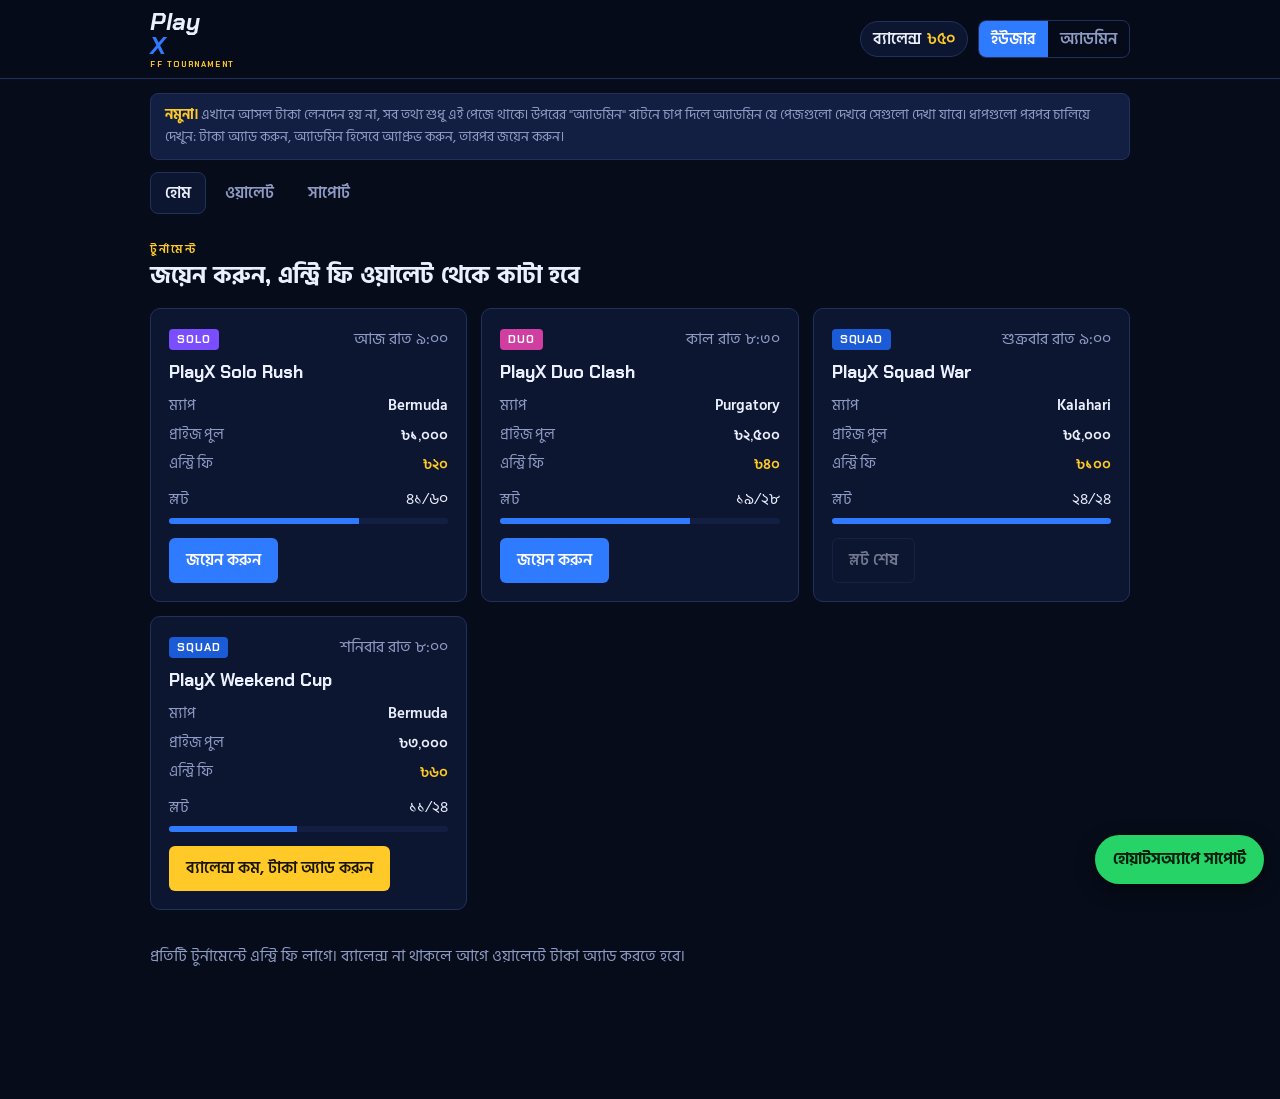
<file: PlayX ওয়ালেট নমুনা.html>
<!doctype html><html><head><meta charset=utf8><meta name=viewport content="width=device-width,initial-scale=1,viewport-fit=cover"><style>:root{color-scheme:light;box-sizing:border-box;padding-top:env(safe-area-inset-top,0px);padding-bottom:env(safe-area-inset-bottom,0px)}html{scroll-padding-top:env(safe-area-inset-top,0px)}body{margin:0;padding:0;font:14px -apple-system,BlinkMacSystemFont,sans-serif;background:#fff;color:#000}img{max-width:100%}[hidden]:not([hidden=until-found i]){display:none!important}</style></head><body>
<title>PlayX ওয়ালেট নমুনা</title>
<meta name="claude:viewport-fit-sides" content="cover">
<link rel="preconnect" href="https://fonts.googleapis.com">
<link rel="preconnect" href="https://fonts.gstatic.com" crossorigin>
<link rel="stylesheet" href="https://fonts.googleapis.com/css2?family=Chakra+Petch:ital,wght@0,500;0,600;0,700;1,700&family=Hind+Siliguri:wght@400;500;600;700&display=swap">
<style>
/* Layout: sticky top bar with role switch, tab bar, one working screen per tab (home, wallet, admin, support). Dark single theme, same tokens as the PlayX demo. */
:root {
  --bg: #070c1a;
  --surface: #0d1630;
  --surface-2: #131f42;
  --line: #22305c;
  --fg: #eaf0ff;
  --muted: #8e9bc4;
  --blue: #2f7bff;
  --blue-deep: #1c5bd6;
  --yellow: #ffc928;
  --green: #2fd27a;
  --red: #ff5a5f;
  --wa: #25d366;
  --f-display: 'Chakra Petch', 'Hind Siliguri', system-ui, sans-serif;
  --f-body: 'Hind Siliguri', 'Chakra Petch', system-ui, sans-serif;
  color-scheme: dark;
}
* { box-sizing: border-box; }
body { margin: 0; background: var(--bg); color: var(--fg); font-family: var(--f-body); font-size: 16px; line-height: 1.55; padding-left: max(16px, env(safe-area-inset-left, 0px)); padding-right: max(16px, env(safe-area-inset-right, 0px)); padding-block: 0 96px; }
button, input, select { font: inherit; color: inherit; }
button { cursor: pointer; }
:focus-visible { outline: 2px solid var(--yellow); outline-offset: 2px; }
h1, h2, h3 { font-family: var(--f-display); margin: 0; line-height: 1.2; text-wrap: balance; }
.wrap { max-width: 980px; margin-inline: auto; }
.num { font-family: var(--f-display); font-variant-numeric: tabular-nums; }

.demo-note { background: var(--surface-2); border: 1px solid var(--line); border-radius: 8px; padding: 10px 14px; margin-top: 14px; color: var(--muted); font-size: .9rem; }
.demo-note b { color: var(--yellow); }

.top { position: sticky; top: env(safe-area-inset-top, 0px); z-index: 20; background: rgba(7,12,26,.92); backdrop-filter: blur(10px); border-bottom: 1px solid var(--line); margin-inline: calc(-1 * max(16px, env(safe-area-inset-left, 0px))); padding-inline: max(16px, env(safe-area-inset-left, 0px)); }
.top .wrap { display: flex; flex-wrap: wrap; align-items: center; justify-content: space-between; gap: 10px 16px; padding-block: 10px; }
.logo { font-family: var(--f-display); font-weight: 700; font-style: italic; font-size: 1.5rem; line-height: 1; display: inline-flex; flex-direction: column; }
.logo b { color: var(--blue); }
.logo small { font-size: .5rem; letter-spacing: .2em; font-style: normal; color: var(--yellow); margin-top: 2px; }
.who { display: flex; align-items: center; gap: 10px; flex-wrap: wrap; }
.seg { display: inline-flex; border: 1px solid var(--line); border-radius: 8px; overflow: hidden; }
.seg button { background: transparent; border: 0; padding: 6px 12px; color: var(--muted); font-weight: 600; }
.seg button[aria-pressed="true"] { background: var(--blue); color: #fff; }
.chip-bal { display: inline-flex; align-items: center; gap: 6px; border: 1px solid var(--line); background: var(--surface); border-radius: 999px; padding: 5px 12px; font-weight: 600; }
.chip-bal .num { color: var(--yellow); }

.tabs { display: flex; gap: 4px; overflow-x: auto; padding-block: 12px 4px; }
.tabs button { background: transparent; border: 1px solid transparent; border-radius: 8px; padding: 8px 14px; color: var(--muted); font-weight: 600; white-space: nowrap; }
.tabs button[aria-selected="true"] { color: var(--fg); background: var(--surface); border-color: var(--line); }
.tabs .dot { display: inline-block; min-width: 18px; height: 18px; padding-inline: 5px; border-radius: 9px; background: var(--red); color: #fff; font-size: .72rem; line-height: 18px; text-align: center; margin-left: 6px; }

.screen { padding-block: 18px; display: grid; gap: 18px; }
.eyebrow { font-family: var(--f-display); font-size: .74rem; letter-spacing: .16em; text-transform: uppercase; color: var(--yellow); font-weight: 600; }
.card { background: var(--surface); border: 1px solid var(--line); border-radius: 10px; padding: 18px; min-width: 0; }
.grid2 { display: grid; grid-template-columns: repeat(auto-fit, minmax(min(100%, 300px), 1fr)); gap: 16px; }
.muted { color: var(--muted); }
.row { display: flex; flex-wrap: wrap; align-items: center; justify-content: space-between; gap: 8px 14px; }

.btn { display: inline-flex; align-items: center; justify-content: center; gap: 8px; border: 1px solid transparent; border-radius: 6px; padding: 9px 16px; font-weight: 600; background: var(--blue); color: #fff; }
.btn:hover { background: var(--blue-deep); }
.btn.yellow { background: var(--yellow); color: #1a1500; }
.btn.yellow:hover { background: #ffd54f; }
.btn.ghost { background: transparent; border-color: var(--line); color: var(--fg); }
.btn.ghost:hover { border-color: var(--blue); }
.btn.green { background: var(--green); color: #04210f; }
.btn.red { background: transparent; border-color: var(--red); color: var(--red); }
.btn.sm { padding: 6px 12px; font-size: .9rem; }
.btn[disabled] { opacity: .45; cursor: not-allowed; }
.btn.wa { background: var(--wa); color: #04210f; }

/* balance */
.bal { display: flex; flex-wrap: wrap; align-items: flex-end; justify-content: space-between; gap: 16px; background: linear-gradient(135deg, var(--surface-2), var(--surface)); }
.bal .big { font-size: clamp(2.2rem, 8vw, 3.2rem); font-weight: 700; color: var(--yellow); line-height: 1; }
.bal .acts { display: flex; flex-wrap: wrap; gap: 10px; }

/* tournaments */
.tgrid { display: grid; grid-template-columns: repeat(auto-fit, minmax(min(100%, 260px), 1fr)); gap: 14px; }
.t h3 { font-size: 1.1rem; }
.badge { display: inline-block; font-family: var(--f-display); font-size: .7rem; font-weight: 700; letter-spacing: .08em; padding: 2px 8px; border-radius: 4px; color: #fff; }
.b-solo { background: #7a4dff; } .b-duo { background: #d03ea1; } .b-squad { background: var(--blue-deep); }
.facts { display: grid; grid-template-columns: 1fr 1fr; gap: 6px 12px; margin-block: 12px; font-size: .92rem; }
.facts dt { color: var(--muted); } .facts dd { margin: 0; text-align: right; font-weight: 600; }
.bar { height: 6px; background: var(--surface-2); border-radius: 3px; overflow: hidden; }
.bar i { display: block; height: 100%; background: var(--blue); }
.joined-tag { color: var(--green); font-weight: 600; }

/* forms */
.chips { display: flex; flex-wrap: wrap; gap: 8px; }
.chips button { border: 1px solid var(--line); background: var(--surface-2); border-radius: 999px; padding: 6px 16px; font-weight: 600; color: var(--muted); }
.chips button[aria-pressed="true"] { border-color: var(--yellow); color: var(--yellow); }
.field { display: grid; gap: 6px; margin-bottom: 12px; font-weight: 500; font-size: .95rem; }
.field input { background: var(--bg); border: 1px solid var(--line); border-radius: 6px; padding: 10px 12px; width: 100%; }
.field input:focus { border-color: var(--blue); outline: none; }
.field small { color: var(--muted); font-weight: 400; }
.paybox { background: var(--surface-2); border: 1px dashed var(--yellow); border-radius: 8px; padding: 14px; margin-bottom: 14px; }
.paybox .n { font-size: 1.5rem; font-weight: 700; letter-spacing: .04em; }
.msg { border-radius: 6px; padding: 10px 12px; font-size: .92rem; margin-top: 10px; }
.msg.ok { background: rgba(47,210,122,.12); border: 1px solid var(--green); color: var(--green); }
.msg.err { background: rgba(255,90,95,.12); border: 1px solid var(--red); color: var(--red); }
.hidden-sheet { margin-top: 4px; }

/* lists */
.list { display: grid; gap: 8px; }
.item { background: var(--surface-2); border: 1px solid var(--line); border-radius: 8px; padding: 12px 14px; display: flex; flex-wrap: wrap; align-items: center; justify-content: space-between; gap: 8px 14px; min-width: 0; }
.item .l { min-width: 0; overflow-wrap: anywhere; }
.item small { color: var(--muted); display: block; }
.amt.pos { color: var(--green); } .amt.neg { color: var(--red); }
.pill { font-size: .78rem; font-weight: 700; padding: 2px 10px; border-radius: 999px; border: 1px solid; }
.p-pending { color: var(--yellow); border-color: var(--yellow); }
.p-ok { color: var(--green); border-color: var(--green); }
.p-no { color: var(--red); border-color: var(--red); }
.inline-actions { display: flex; flex-wrap: wrap; gap: 8px; }
.empty { color: var(--muted); padding: 14px; text-align: center; border: 1px dashed var(--line); border-radius: 8px; }
.stats { display: grid; grid-template-columns: repeat(auto-fit, minmax(150px, 1fr)); gap: 12px; }
.stat b { display: block; font-size: 1.7rem; font-family: var(--f-display); }
.stat span { color: var(--muted); font-size: .9rem; }
.sub { display: flex; gap: 6px; flex-wrap: wrap; margin-bottom: 14px; }
.sub button { background: transparent; border: 1px solid var(--line); border-radius: 6px; padding: 6px 12px; color: var(--muted); font-weight: 600; }
.sub button[aria-pressed="true"] { border-color: var(--blue); color: var(--fg); background: var(--surface-2); }

details { border-bottom: 1px solid var(--line); padding-block: 10px; }
details summary { cursor: pointer; font-weight: 600; }
details p { margin: 8px 0 0; color: var(--muted); }

/* floating WhatsApp */
.fab { position: fixed; right: max(16px, env(safe-area-inset-right, 0px)); bottom: max(16px, env(safe-area-inset-bottom, 0px)); z-index: 30; display: inline-flex; align-items: center; gap: 8px; background: var(--wa); color: #04210f; font-weight: 700; padding: 12px 18px; border-radius: 999px; text-decoration: none; box-shadow: 0 6px 20px rgba(0,0,0,.45); }
.toast { position: fixed; left: 50%; transform: translateX(-50%); bottom: max(76px, calc(env(safe-area-inset-bottom, 0px) + 76px)); background: var(--surface-2); border: 1px solid var(--line); border-radius: 8px; padding: 10px 16px; z-index: 40; max-width: calc(100% - 32px); }
@media (prefers-reduced-motion: no-preference) { .bar i { transition: width .4s; } }
</style>

<header class="top">
  <div class="wrap">
    <span class="logo">Play<b>X</b><small>FF TOURNAMENT</small></span>
    <div class="who">
      <span class="chip-bal" id="chipBal" title="ওয়ালেট ব্যালেন্স">ব্যালেন্স <span class="num" id="chipBalNum">৳০</span></span>
      <div class="seg" role="group" aria-label="দেখার ধরন">
        <button type="button" id="roleUser" aria-pressed="true">ইউজার</button>
        <button type="button" id="roleAdmin" aria-pressed="false">অ্যাডমিন</button>
      </div>
    </div>
  </div>
</header>

<main class="wrap">
  <div class="demo-note"><b>নমুনা।</b> এখানে আসল টাকা লেনদেন হয় না, সব তথ্য শুধু এই পেজে থাকে। উপরের "অ্যাডমিন" বাটনে চাপ দিলে অ্যাডমিন যে পেজগুলো দেখবে সেগুলো দেখা যাবে। ধাপগুলো পরপর চালিয়ে দেখুন: টাকা অ্যাড করুন, অ্যাডমিন হিসেবে অ্যাপ্রুভ করুন, তারপর জয়েন করুন।</div>

  <nav class="tabs" role="tablist" aria-label="মেনু" id="tabs"></nav>
  <section class="screen" id="screen" aria-live="polite"></section>
</main>

<a class="fab" id="fab" href="https://wa.me/8801346022330?text=%E0%A6%86%E0%A6%B8%E0%A6%B8%E0%A6%BE%E0%A6%B2%E0%A6%BE%E0%A6%AE%E0%A7%81%20%E0%A6%86%E0%A6%B2%E0%A6%BE%E0%A6%87%E0%A6%95%E0%A7%81%E0%A6%AE%2C%20PlayX%20FF%20Tournament%20%E0%A6%B8%E0%A6%AE%E0%A7%8D%E0%A6%AA%E0%A6%B0%E0%A7%8D%E0%A6%95%E0%A7%87%20%E0%A6%B8%E0%A6%BE%E0%A6%B9%E0%A6%BE%E0%A6%AF%E0%A7%8D%E0%A6%AF%20%E0%A6%A6%E0%A6%B0%E0%A6%95%E0%A6%BE%E0%A6%B0%E0%A5%A4" target="_blank" rel="noopener noreferrer">হোয়াটসঅ্যাপে সাপোর্ট</a>
<div class="toast" id="toast" hidden></div>

<script>
(function () {
  var PAY_NUMBER = '01346022330', WA_DISPLAY = '01346022330', MIN_DEP = 20, MIN_WD = 100;
  var BN = '০১২৩৪৫৬৭৮৯';
  function bn(n) { return String(n).replace(/[0-9]/g, function (d) { return BN[+d]; }); }
  function tk(n) { return '৳' + bn(Number(n).toLocaleString('en-US')); }
  function esc(s) { return String(s).replace(/[&<>"']/g, function (c) { return { '&': '&amp;', '<': '&lt;', '>': '&gt;', '"': '&quot;', "'": '&#39;' }[c]; }); }
  var MN = { bkash: 'bKash', nagad: 'Nagad', rocket: 'Rocket' };
  var TX = { deposit: 'ডিপোজিট', withdraw: 'উইথড্র', withdraw_refund: 'উইথড্র ফেরত', entry_fee: 'এন্ট্রি ফি', entry_refund: 'ফি ফেরত', prize: 'প্রাইজ' };

  // Example data (marked as demo above)
  var S = {
    role: 'user', tab: 'home', balance: 50, nextId: 10,
    tournaments: [
      { id: 1, title: 'PlayX Solo Rush', mode: 'solo', map: 'Bermuda', prize: 1000, fee: 20, slots: 60, filled: 41, when: 'আজ রাত ৯:০০', joined: false },
      { id: 2, title: 'PlayX Duo Clash', mode: 'duo', map: 'Purgatory', prize: 2500, fee: 40, slots: 28, filled: 19, when: 'কাল রাত ৮:৩০', joined: false },
      { id: 3, title: 'PlayX Squad War', mode: 'squad', map: 'Kalahari', prize: 5000, fee: 100, slots: 24, filled: 24, when: 'শুক্রবার রাত ৯:০০', joined: false },
      { id: 4, title: 'PlayX Weekend Cup', mode: 'squad', map: 'Bermuda', prize: 3000, fee: 60, slots: 24, filled: 11, when: 'শনিবার রাত ৮:০০', joined: false }
    ],
    ledger: [{ type: 'deposit', amount: 50, after: 50, note: 'নমুনা ডিপোজিট' }],
    deposits: [
      { id: 1, user: 'rakib_ff', method: 'bkash', amount: 100, sender: '01711223344', trx: 'BK8H2L9QXA', status: 'pending' },
      { id: 2, user: 'sumon99', method: 'nagad', amount: 200, sender: '01822334455', trx: 'NG5T7P1MZC', status: 'pending' }
    ],
    withdrawals: [
      { id: 1, user: 'tanvir_x', method: 'bkash', amount: 300, receiver: '01933445566', status: 'pending' }
    ],
    confirm: null, form: { method: 'bkash' }, sheet: null, adminTab: 'dep', toastT: 0
  };

  function toast(t) {
    var el = document.getElementById('toast');
    el.textContent = t; el.hidden = false;
    clearTimeout(S.toastT);
    S.toastT = setTimeout(function () { el.hidden = true; }, 2800);
  }
  function copy(text) {
    var done = function () { toast('কপি হয়েছে: ' + text); };
    try { navigator.clipboard.writeText(text).then(done, function () { toast(text); }); } catch (e) { toast(text); }
  }
  function ledger(type, amount, note) {
    S.balance += amount;
    S.ledger.unshift({ type: type, amount: amount, after: S.balance, note: note });
  }
  function pendingCount() {
    return S.deposits.filter(function (d) { return d.status === 'pending'; }).length +
      S.withdrawals.filter(function (w) { return w.status === 'pending'; }).length;
  }

  function tabsFor() {
    var t = [['home', 'হোম'], ['wallet', 'ওয়ালেট'], ['support', 'সাপোর্ট']];
    if (S.role === 'admin') t.push(['admin', 'অ্যাডমিন']);
    return t;
  }
  function renderTabs() {
    var h = '';
    tabsFor().forEach(function (t) {
      var dot = (t[0] === 'admin' && pendingCount() > 0) ? '<span class="dot">' + bn(pendingCount()) + '</span>' : '';
      h += '<button type="button" role="tab" data-tab="' + t[0] + '" aria-selected="' + (S.tab === t[0]) + '">' + t[1] + dot + '</button>';
    });
    document.getElementById('tabs').innerHTML = h;
    document.getElementById('chipBalNum').textContent = tk(S.balance);
    document.getElementById('roleUser').setAttribute('aria-pressed', S.role === 'user');
    document.getElementById('roleAdmin').setAttribute('aria-pressed', S.role === 'admin');
  }

  /* ---------- screens ---------- */
  function homeScreen() {
    var h = '<div><span class="eyebrow">টুর্নামেন্ট</span><h2>জয়েন করুন, এন্ট্রি ফি ওয়ালেট থেকে কাটা হবে</h2></div><div class="tgrid">';
    S.tournaments.forEach(function (t) {
      var full = t.filled >= t.slots, pct = Math.round(t.filled / t.slots * 100);
      var btn;
      if (t.joined) btn = '<div class="joined-tag">✓ জয়েন সম্পন্ন, স্লট কনফার্ম</div>';
      else if (full) btn = '<button class="btn ghost" disabled>স্লট শেষ</button>';
      else if (S.balance < t.fee) btn = '<button class="btn yellow" data-act="goadd">ব্যালেন্স কম, টাকা অ্যাড করুন</button>';
      else if (S.confirm === 'join' + t.id) btn = '<div class="inline-actions"><button class="btn green" data-act="join-yes" data-id="' + t.id + '">হ্যাঁ, ' + tk(t.fee) + ' কাটুন</button><button class="btn ghost" data-act="cancel">না</button></div>';
      else btn = '<button class="btn" data-act="join" data-id="' + t.id + '">জয়েন করুন</button>';
      h += '<article class="card t"><div class="row"><span class="badge b-' + t.mode + '">' + t.mode.toUpperCase() + '</span><span class="muted">' + esc(t.when) + '</span></div>' +
        '<h3 style="margin-top:10px">' + esc(t.title) + '</h3>' +
        '<dl class="facts"><dt>ম্যাপ</dt><dd>' + esc(t.map) + '</dd><dt>প্রাইজ পুল</dt><dd class="num">' + tk(t.prize) + '</dd><dt>এন্ট্রি ফি</dt><dd class="num" style="color:var(--yellow)">' + tk(t.fee) + '</dd></dl>' +
        '<div class="row" style="margin-bottom:6px"><span class="muted">স্লট</span><span class="num">' + bn(t.filled) + '/' + bn(t.slots) + '</span></div>' +
        '<div class="bar" role="img" aria-label="' + pct + '% ভর্তি"><i style="width:' + pct + '%"></i></div>' +
        '<div style="margin-top:14px">' + btn + '</div></article>';
    });
    return h + '</div><p class="muted">প্রতিটি টুর্নামেন্টে এন্ট্রি ফি লাগে। ব্যালেন্স না থাকলে আগে ওয়ালেটে টাকা অ্যাড করতে হবে।</p>';
  }

  function methodChips(id) {
    return '<div class="chips" id="' + id + '" role="group" aria-label="পেমেন্ট মাধ্যম">' +
      ['bkash', 'nagad', 'rocket'].map(function (m) { return '<button type="button" data-method="' + m + '" aria-pressed="' + (S.form.method === m) + '">' + MN[m] + '</button>'; }).join('') + '</div>';
  }

  function addForm() {
    return '<div class="card"><h3>টাকা অ্যাড করুন</h3><p class="muted" style="margin:6px 0 14px">আপনার পছন্দের মাধ্যম বেছে নিন, নিচের নম্বরে Send Money করুন, তারপর ফর্ম পূরণ করুন।</p>' +
      methodChips('mchips') +
      '<div class="paybox" style="margin-top:14px"><div class="muted">' + MN[S.form.method] + ' পার্সোনাল নম্বর (Send Money)</div><div class="row"><span class="n num" id="payNum">' + bn(PAY_NUMBER) + '</span><button class="btn sm ghost" type="button" data-act="copynum">কপি</button></div></div>' +
      '<form id="addForm" novalidate><div class="field"><label for="dAmt">টাকার পরিমাণ</label><input id="dAmt" inputmode="numeric" autocomplete="off" placeholder="যেমন ১০০"><small>সর্বনিম্ন ' + tk(MIN_DEP) + ', সর্বোচ্চ ' + tk(50000) + '</small></div>' +
      '<div class="chips" style="margin:-4px 0 12px">' + [50, 100, 200, 500].map(function (v) { return '<button type="button" data-quick="' + v + '">' + tk(v) + '</button>'; }).join('') + '</div>' +
      '<div class="field"><label for="dSender">যে নম্বর থেকে পাঠিয়েছেন</label><input id="dSender" inputmode="numeric" maxlength="11" autocomplete="off" placeholder="01XXXXXXXXX"></div>' +
      '<div class="field"><label for="dTrx">TrxID</label><input id="dTrx" autocomplete="off" maxlength="20" placeholder="যেমন BK8H2L9QXA" style="text-transform:uppercase"><small>৬ থেকে ২০টি অক্ষর বা সংখ্যা</small></div>' +
      '<button class="btn yellow" type="submit">অনুরোধ পাঠান</button><div id="addMsg"></div></form></div>';
  }
  function wdForm() {
    return '<div class="card"><h3>টাকা উইথড্র করুন</h3><p class="muted" style="margin:6px 0 14px">আপনার ব্যালেন্স: <b class="num" style="color:var(--yellow)">' + tk(S.balance) + '</b>। অনুরোধ করলেই টাকা ওয়ালেট থেকে আটকে যায়, অ্যাডমিন পাঠিয়ে দিলে কাজ শেষ।</p>' +
      methodChips('wchips') +
      '<form id="wdForm" novalidate style="margin-top:14px"><div class="field"><label for="wAmt">টাকার পরিমাণ</label><input id="wAmt" inputmode="numeric" autocomplete="off" placeholder="যেমন ১০০"><small>সর্বনিম্ন ' + tk(MIN_WD) + '</small></div>' +
      '<div class="field"><label for="wRecv">প্রাপকের নম্বর</label><input id="wRecv" inputmode="numeric" maxlength="11" autocomplete="off" placeholder="01XXXXXXXXX"></div>' +
      '<button class="btn" type="submit">উইথড্র অনুরোধ</button><div id="wdMsg"></div></form></div>';
  }
  function statusPill(s) { return s === 'pending' ? '<span class="pill p-pending">যাচাই চলছে</span>' : s === 'approved' ? '<span class="pill p-ok">সফল</span>' : '<span class="pill p-no">বাতিল</span>'; }

  function walletScreen() {
    var h = '<div class="card bal"><div><div class="muted">ওয়ালেট ব্যালেন্স</div><div class="big num">' + tk(S.balance) + '</div></div>' +
      '<div class="acts"><button class="btn yellow" data-sheet="add">টাকা অ্যাড করুন</button><button class="btn ghost" data-sheet="wd">টাকা উইথড্র</button></div></div>';
    if (S.sheet === 'add') h += addForm();
    if (S.sheet === 'wd') h += wdForm();
    h += '<div class="card"><h3 style="margin-bottom:12px">লেনদেন</h3><div class="list">';
    if (!S.ledger.length) h += '<div class="empty">এখনো কোনো লেনদেন নেই।</div>';
    S.ledger.forEach(function (l) {
      h += '<div class="item"><div class="l"><b>' + TX[l.type] + '</b><small>' + esc(l.note) + '</small></div><div style="text-align:right"><div class="num amt ' + (l.amount > 0 ? 'pos' : 'neg') + '">' + (l.amount > 0 ? '+' : '−') + tk(Math.abs(l.amount)) + '</div><small>ব্যালেন্স ' + tk(l.after) + '</small></div></div>';
    });
    h += '</div></div>';
    var mine = S.deposits.filter(function (d) { return d.user === 'আপনি'; });
    var mw = S.withdrawals.filter(function (w) { return w.user === 'আপনি'; });
    h += '<div class="grid2"><div class="card"><h3 style="margin-bottom:12px">আমার ডিপোজিট অনুরোধ</h3><div class="list">' +
      (mine.length ? mine.map(function (d) { return '<div class="item"><div class="l"><b class="num">' + tk(d.amount) + '</b> · ' + MN[d.method] + '<small>TrxID ' + esc(d.trx) + '</small></div>' + statusPill(d.status) + '</div>'; }).join('') : '<div class="empty">কোনো অনুরোধ নেই।</div>') +
      '</div></div><div class="card"><h3 style="margin-bottom:12px">আমার উইথড্র অনুরোধ</h3><div class="list">' +
      (mw.length ? mw.map(function (w) { return '<div class="item"><div class="l"><b class="num">' + tk(w.amount) + '</b> · ' + MN[w.method] + '<small>' + bn(w.receiver) + '</small></div>' + statusPill(w.status) + '</div>'; }).join('') : '<div class="empty">কোনো অনুরোধ নেই।</div>') +
      '</div></div></div>';
    return h;
  }

  function adminScreen() {
    var pd = S.deposits.filter(function (d) { return d.status === 'pending'; }).length;
    var pw = S.withdrawals.filter(function (w) { return w.status === 'pending'; }).length;
    var total = S.balance + 1840;
    var h = '<div><span class="eyebrow">অ্যাডমিন প্যানেল</span><h2>সব লেনদেন আপনার নিয়ন্ত্রণে</h2></div>' +
      '<div class="stats"><div class="card stat"><b>' + bn(pd) + '</b><span>পেন্ডিং ডিপোজিট</span></div><div class="card stat"><b>' + bn(pw) + '</b><span>পেন্ডিং উইথড্র</span></div><div class="card stat"><b>' + bn(128) + '</b><span>মোট ইউজার (নমুনা)</span></div><div class="card stat"><b class="num">' + tk(total) + '</b><span>মোট ওয়ালেট ব্যালেন্স (নমুনা)</span></div></div>';
    h += '<div class="card"><div class="sub" role="group" aria-label="অ্যাডমিন বিভাগ">' +
      [['dep', 'ডিপোজিট'], ['wd', 'উইথড্র'], ['set', 'সেটিং']].map(function (t) { return '<button type="button" data-atab="' + t[0] + '" aria-pressed="' + (S.adminTab === t[0]) + '">' + t[1] + '</button>'; }).join('') + '</div>';
    if (S.adminTab === 'dep') {
      h += '<div class="list">';
      var list = S.deposits.slice().sort(function (a, b) { return (a.status === 'pending' ? 0 : 1) - (b.status === 'pending' ? 0 : 1); });
      list.forEach(function (d) {
        var act;
        if (d.status !== 'pending') act = statusPill(d.status);
        else if (S.confirm === 'dep' + d.id) act = '<div class="msg ok" style="margin:0;flex-basis:100%">bKash/Nagad অ্যাপে TrxID <b>' + esc(d.trx) + '</b> ও ' + tk(d.amount) + ' মিলিয়ে দেখেছেন?</div><div class="inline-actions"><button class="btn green sm" data-act="dep-ok" data-id="' + d.id + '">হ্যাঁ, অ্যাপ্রুভ</button><button class="btn ghost sm" data-act="cancel">ফিরে যান</button></div>';
        else act = '<div class="inline-actions"><button class="btn green sm" data-act="dep-ask" data-id="' + d.id + '">অ্যাপ্রুভ</button><button class="btn red sm" data-act="dep-no" data-id="' + d.id + '">বাতিল</button></div>';
        h += '<div class="item"><div class="l"><b>' + esc(d.user) + '</b> · <span class="num">' + tk(d.amount) + '</span> · ' + MN[d.method] + '<small>প্রেরক ' + bn(d.sender) + ' · TrxID <span class="num">' + esc(d.trx) + '</span></small></div>' + act + '</div>';
      });
      h += '</div>';
    } else if (S.adminTab === 'wd') {
      h += '<div class="list">';
      S.withdrawals.slice().sort(function (a, b) { return (a.status === 'pending' ? 0 : 1) - (b.status === 'pending' ? 0 : 1); }).forEach(function (w) {
        var act = w.status !== 'pending' ? statusPill(w.status) : '<div class="inline-actions"><button class="btn green sm" data-act="wd-ok" data-id="' + w.id + '">টাকা পাঠিয়েছি</button><button class="btn red sm" data-act="wd-no" data-id="' + w.id + '">বাতিল ও ফেরত</button></div>';
        h += '<div class="item"><div class="l"><b>' + esc(w.user) + '</b> · <span class="num">' + tk(w.amount) + '</span> · ' + MN[w.method] + '<small>প্রাপক <span class="num">' + bn(w.receiver) + '</span> <button class="btn ghost sm" data-copy="' + w.receiver + '" style="padding:2px 8px;margin-left:6px">কপি</button></small></div>' + act + '</div>';
      });
      h += '</div>';
    } else {
      h += '<div class="list"><div class="item"><div class="l"><b>পেমেন্ট নম্বর</b><small>ইউজাররা এই নম্বরে টাকা পাঠায়</small></div><span class="num">' + bn(PAY_NUMBER) + '</span></div>' +
        '<div class="item"><div class="l"><b>হোয়াটসঅ্যাপ নম্বর</b><small>৮৮ কোডসহ রাখা হয়</small></div><span class="num">' + bn('8801346022330') + '</span></div>' +
        '<div class="item"><div class="l"><b>সর্বনিম্ন ডিপোজিট</b></div><span class="num">' + tk(MIN_DEP) + '</span></div>' +
        '<div class="item"><div class="l"><b>সর্বনিম্ন উইথড্র</b></div><span class="num">' + tk(MIN_WD) + '</span></div></div>' +
        '<p class="muted" style="margin:12px 0 0">আসল সাইটে এই চারটি মান অ্যাডমিন পেজ থেকেই বদলানো যায়, কোড ছুঁতে হয় না।</p>';
    }
    return h + '</div>';
  }

  function supportScreen() {
    return '<div><span class="eyebrow">কাস্টমার সার্ভিস</span><h2>সমস্যা হলে সরাসরি জানান</h2></div>' +
      '<div class="card"><div class="row"><div><div class="muted">হোয়াটসঅ্যাপ নম্বর</div><div class="num" style="font-size:1.6rem;font-weight:700">' + bn(WA_DISPLAY) + '</div><div class="muted">সেবার সময়: সকাল ১০টা – রাত ১০টা</div></div>' +
      '<div class="inline-actions"><a class="btn wa" href="https://wa.me/8801346022330" target="_blank" rel="noopener noreferrer">হোয়াটসঅ্যাপে মেসেজ করুন</a><button class="btn ghost" data-copy="' + WA_DISPLAY + '">নম্বর কপি</button></div></div></div>' +
      '<div class="card"><h3 style="margin-bottom:8px">সাধারণ প্রশ্ন</h3>' +
      '<details><summary>ডিপোজিট কতক্ষণে যোগ হয়?</summary><p>অ্যাডমিন TrxID ও টাকা মিলিয়ে অ্যাপ্রুভ করলে ওয়ালেটে টাকা যোগ হয়। সাধারণত অল্প সময়ের মধ্যে।</p></details>' +
      '<details><summary>উইথড্র কবে পাব?</summary><p>অনুরোধ করার সময় টাকা ওয়ালেট থেকে আটকে যায়। যাচাইয়ের পর আপনার নম্বরে পাঠানো হয়।</p></details>' +
      '<details><summary>ভুল TrxID দিলে কী হবে?</summary><p>অনুরোধ বাতিল হবে। সঠিক তথ্য দিয়ে আবার অনুরোধ করুন।</p></details>' +
      '<details><summary>রুম আইডি কখন দেখা যাবে?</summary><p>ম্যাচ শুরুর ১০ মিনিট আগে থেকে, শুধু কনফার্ম প্লেয়ারদের জন্য।</p></details>' +
      '<details><summary>টুর্নামেন্ট বাতিল হলে ফি?</summary><p>এন্ট্রি ফি আপনার ওয়ালেটে ফেরত আসে।</p></details></div>';
  }

  function render() {
    if (S.tab === 'admin' && S.role !== 'admin') S.tab = 'home';
    renderTabs();
    var el = document.getElementById('screen');
    el.innerHTML = S.tab === 'home' ? homeScreen() : S.tab === 'wallet' ? walletScreen() : S.tab === 'admin' ? adminScreen() : supportScreen();
  }

  /* ---------- actions ---------- */
  function msg(id, kind, text) { var e = document.getElementById(id); if (e) e.innerHTML = '<div class="msg ' + kind + '" role="alert">' + esc(text) + '</div>'; }

  document.addEventListener('click', function (e) {
    var t = e.target.closest('button, a'); if (!t) return;
    if (t.id === 'roleUser') { S.role = 'user'; S.confirm = null; return render(); }
    if (t.id === 'roleAdmin') { S.role = 'admin'; S.tab = 'admin'; S.confirm = null; return render(); }
    if (t.dataset.tab) { S.tab = t.dataset.tab; S.confirm = null; return render(); }
    if (t.dataset.atab) { S.adminTab = t.dataset.atab; return render(); }
    if (t.dataset.sheet) { S.sheet = S.sheet === t.dataset.sheet ? null : t.dataset.sheet; return render(); }
    if (t.dataset.method) { S.form.method = t.dataset.method; var keep = {}; ['dAmt', 'dSender', 'dTrx', 'wAmt', 'wRecv'].forEach(function (i) { var x = document.getElementById(i); if (x) keep[i] = x.value; }); render(); Object.keys(keep).forEach(function (i) { var x = document.getElementById(i); if (x) x.value = keep[i]; }); return; }
    if (t.dataset.quick) { var a = document.getElementById('dAmt'); if (a) a.value = t.dataset.quick; return; }
    if (t.dataset.copy) return copy(t.dataset.copy);
    var act = t.dataset.act; if (!act) return;
    var id = Number(t.dataset.id);
    if (act === 'cancel') { S.confirm = null; return render(); }
    if (act === 'goadd') { S.tab = 'wallet'; S.sheet = 'add'; return render(); }
    if (act === 'copynum') return copy(PAY_NUMBER);
    if (act === 'join') { S.confirm = 'join' + id; return render(); }
    if (act === 'join-yes') {
      var T = S.tournaments.filter(function (x) { return x.id === id; })[0];
      if (!T || S.balance < T.fee) { toast('ব্যালেন্স কম। আগে টাকা অ্যাড করুন।'); S.confirm = null; return render(); }
      ledger('entry_fee', -T.fee, T.title); T.joined = true; T.filled += 1; S.confirm = null; toast('জয়েন সফল, স্লট কনফার্ম'); return render();
    }
    if (act === 'dep-ask') { S.confirm = 'dep' + id; return render(); }
    if (act === 'dep-ok') {
      var D = S.deposits.filter(function (x) { return x.id === id; })[0];
      if (D && D.status === 'pending') { D.status = 'approved'; if (D.user === 'আপনি') ledger('deposit', D.amount, 'ডিপোজিট ' + D.trx); }
      S.confirm = null; toast('অ্যাপ্রুভ হয়েছে'); return render();
    }
    if (act === 'dep-no') { var D2 = S.deposits.filter(function (x) { return x.id === id; })[0]; if (D2) D2.status = 'rejected'; toast('বাতিল করা হয়েছে'); return render(); }
    if (act === 'wd-ok') { var W = S.withdrawals.filter(function (x) { return x.id === id; })[0]; if (W) W.status = 'approved'; toast('পাঠানো হয়েছে বলে চিহ্নিত'); return render(); }
    if (act === 'wd-no') {
      var W2 = S.withdrawals.filter(function (x) { return x.id === id; })[0];
      if (W2 && W2.status === 'pending') { W2.status = 'rejected'; if (W2.user === 'আপনি') ledger('withdraw_refund', W2.amount, 'উইথড্র বাতিল'); }
      toast('বাতিল, টাকা ফেরত'); return render();
    }
  });

  document.addEventListener('submit', function (e) {
    e.preventDefault();
    var f = e.target.id;
    if (f === 'addForm') {
      var amt = parseInt(document.getElementById('dAmt').value, 10), snd = document.getElementById('dSender').value.trim(), trx = document.getElementById('dTrx').value.trim().toUpperCase();
      if (!(amt >= MIN_DEP && amt <= 50000)) return msg('addMsg', 'err', 'টাকার পরিমাণ ' + tk(MIN_DEP) + ' থেকে ' + tk(50000) + ' এর মধ্যে হতে হবে।');
      if (!/^01[0-9]{9}$/.test(snd)) return msg('addMsg', 'err', 'প্রেরকের নম্বর সঠিক নয়। ০১ দিয়ে শুরু করে ১১ সংখ্যা দিন।');
      if (!/^[A-Z0-9]{6,20}$/.test(trx)) return msg('addMsg', 'err', 'সঠিক TrxID দিন (৬ থেকে ২০টি ইংরেজি অক্ষর বা সংখ্যা)।');
      if (S.deposits.some(function (d) { return d.trx === trx; })) return msg('addMsg', 'err', 'এই TrxID আগেই ব্যবহার করা হয়েছে।');
      S.deposits.unshift({ id: S.nextId++, user: 'আপনি', method: S.form.method, amount: amt, sender: snd, trx: trx, status: 'pending' });
      S.sheet = null; toast('আপনার অনুরোধ জমা হয়েছে। অ্যাডমিন যাচাই করলে ব্যালেন্সে টাকা যোগ হবে।'); return render();
    }
    if (f === 'wdForm') {
      var wa = parseInt(document.getElementById('wAmt').value, 10), rc = document.getElementById('wRecv').value.trim();
      if (!(wa >= MIN_WD)) return msg('wdMsg', 'err', 'সর্বনিম্ন উইথড্র ' + tk(MIN_WD) + '।');
      if (wa > S.balance) return msg('wdMsg', 'err', 'ব্যালেন্স কম। আপনার ব্যালেন্স ' + tk(S.balance) + '।');
      if (!/^01[0-9]{9}$/.test(rc)) return msg('wdMsg', 'err', 'প্রাপকের নম্বর সঠিক নয়।');
      ledger('withdraw', -wa, 'উইথড্র অনুরোধ');
      S.withdrawals.unshift({ id: S.nextId++, user: 'আপনি', method: S.form.method, amount: wa, receiver: rc, status: 'pending' });
      S.sheet = null; toast('অনুরোধ জমা হয়েছে, টাকা ওয়ালেটে আটকে রাখা হয়েছে।'); return render();
    }
  });

  render();
})();
</script>

</body></html>
</file>
